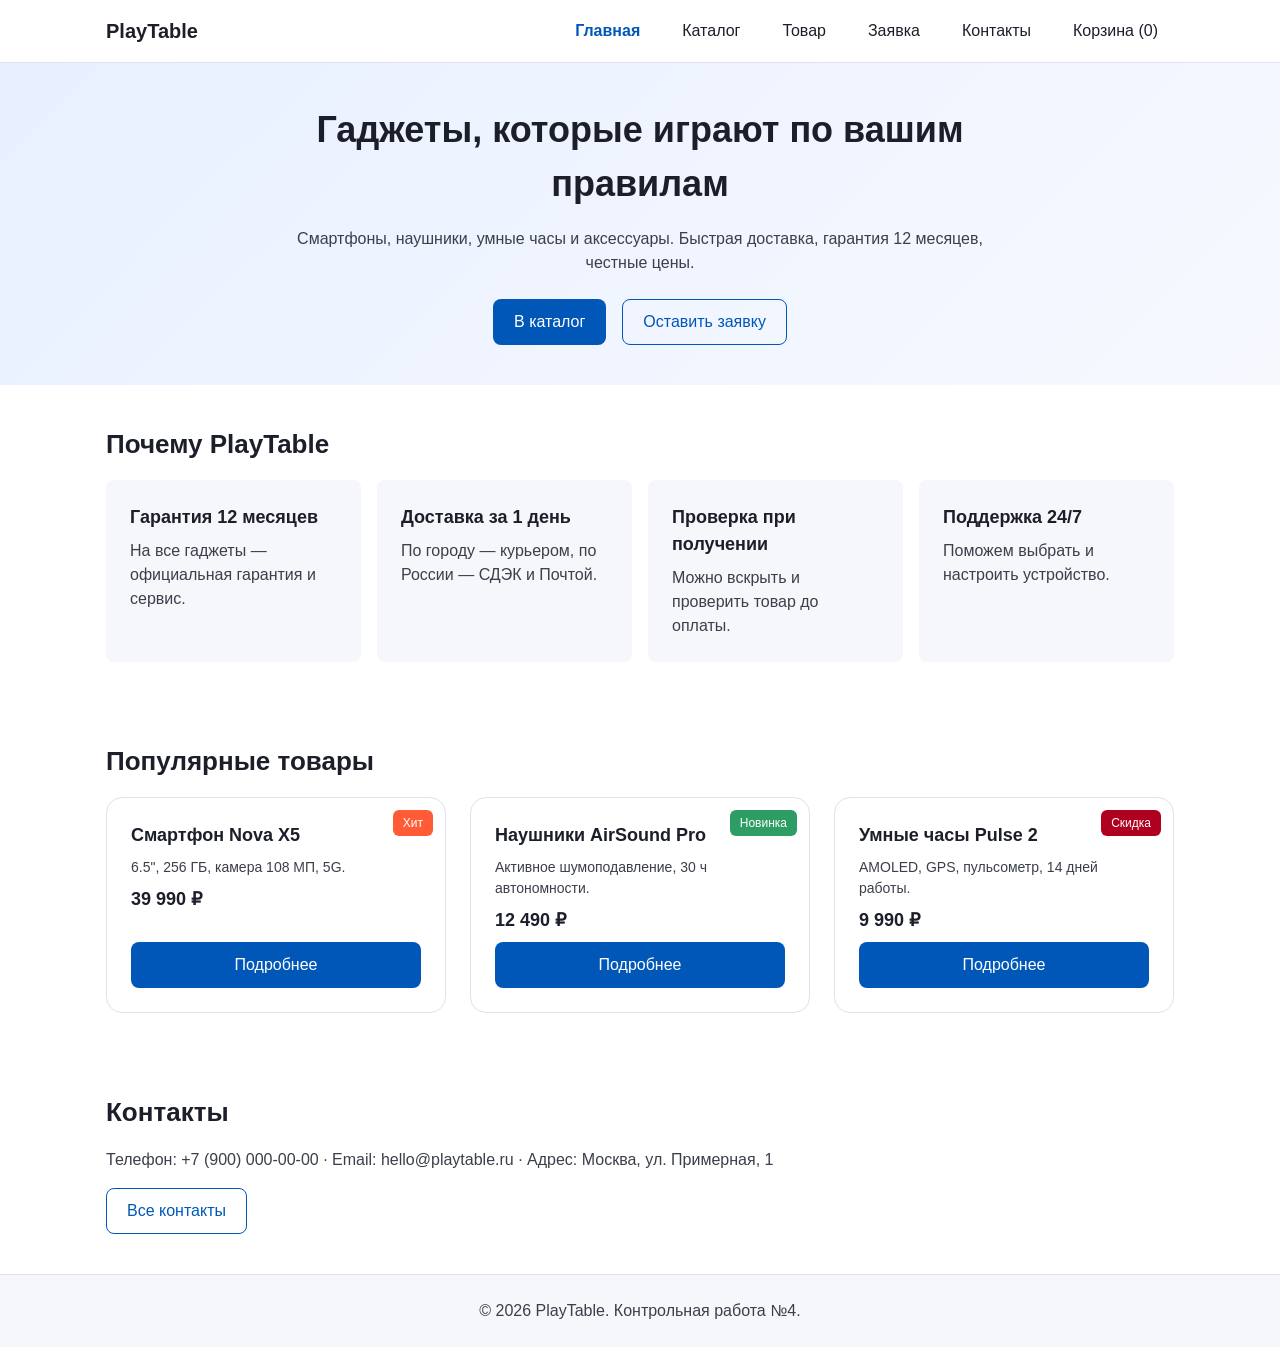
<file: index.html>
<!DOCTYPE html>
<html lang="ru">
<head>
  <meta charset="UTF-8">
  <meta name="viewport" content="width=device-width, initial-scale=1.0">
  <meta name="description" content="PlayTable — магазин гаджетов и аксессуаров: смартфоны, наушники, умные часы и аксессуары с доставкой.">
  <title>PlayTable — гаджеты и аксессуары</title>
  <link rel="stylesheet" href="css/style.css">
  <link rel="stylesheet" href="css/responsive.css">
</head>
<body>
  <a href="#main-content" class="skip-link">Перейти к основному содержимому</a>

  <header class="site-header">
    <div class="site-header__inner">
      <a class="site-header__logo" href="index.html">PlayTable</a>
      <nav class="site-nav" aria-label="Основная навигация">
        <ul class="site-nav__list">
          <li class="site-nav__item"><a class="site-nav__link site-nav__link--active" href="index.html">Главная</a></li>
          <li class="site-nav__item"><a class="site-nav__link" href="catalog.html">Каталог</a></li>
          <li class="site-nav__item"><a class="site-nav__link" href="product.html">Товар</a></li>
          <li class="site-nav__item"><a class="site-nav__link" href="order.html">Заявка</a></li>
          <li class="site-nav__item"><a class="site-nav__link" href="contacts.html">Контакты</a></li>
          <li class="site-nav__item"><a class="site-nav__link" href="cart.html">Корзина (<span id="cart-count">0</span>)</a></li>
        </ul>
      </nav>
    </div>
  </header>

  <main id="main-content">
    <section class="hero" id="hero">
      <div class="hero__content">
        <h1 class="hero__title">Гаджеты, которые играют по вашим правилам</h1>
        <p class="hero__text">Смартфоны, наушники, умные часы и аксессуары. Быстрая доставка, гарантия 12 месяцев, честные цены.</p>
        <div class="hero__actions">
          <a class="button button--primary" href="catalog.html">В каталог</a>
          <a class="button button--ghost" href="order.html">Оставить заявку</a>
        </div>
      </div>
    </section>

    <section class="section" id="advantages">
      <h2 class="section__title">Почему PlayTable</h2>
      <ul class="advantages">
        <li class="advantages__item">
          <h3 class="advantages__title">Гарантия 12 месяцев</h3>
          <p class="advantages__text">На все гаджеты — официальная гарантия и сервис.</p>
        </li>
        <li class="advantages__item">
          <h3 class="advantages__title">Доставка за 1 день</h3>
          <p class="advantages__text">По городу — курьером, по России — СДЭК и Почтой.</p>
        </li>
        <li class="advantages__item">
          <h3 class="advantages__title">Проверка при получении</h3>
          <p class="advantages__text">Можно вскрыть и проверить товар до оплаты.</p>
        </li>
        <li class="advantages__item">
          <h3 class="advantages__title">Поддержка 24/7</h3>
          <p class="advantages__text">Поможем выбрать и настроить устройство.</p>
        </li>
      </ul>
    </section>

    <section class="section" id="popular">
      <h2 class="section__title">Популярные товары</h2>
      <div class="product-grid">
        <article class="product-card product-card--hit">
          <span class="product-card__badge">Хит</span>
          <h3 class="product-card__title">Смартфон Nova X5</h3>
          <p class="product-card__description">6.5", 256 ГБ, камера 108 МП, 5G.</p>
          <p class="product-card__price">39 990 ₽</p>
          <a class="button button--primary product-card__button" href="product-nova-x5.html">Подробнее</a>
        </article>
        <article class="product-card">
          <span class="product-card__badge product-card__badge--new">Новинка</span>
          <h3 class="product-card__title">Наушники AirSound Pro</h3>
          <p class="product-card__description">Активное шумоподавление, 30 ч автономности.</p>
          <p class="product-card__price">12 490 ₽</p>
          <a class="button button--primary product-card__button" href="product-airsound-pro.html">Подробнее</a>
        </article>
        <article class="product-card product-card--discount">
          <span class="product-card__badge product-card__badge--discount">Скидка</span>
          <h3 class="product-card__title">Умные часы Pulse 2</h3>
          <p class="product-card__description">AMOLED, GPS, пульсометр, 14 дней работы.</p>
          <p class="product-card__price">9 990 ₽</p>
          <a class="button button--primary product-card__button" href="product-pulse-2.html">Подробнее</a>
        </article>
      </div>
    </section>

    <section class="section" id="contacts">
      <h2 class="section__title">Контакты</h2>
      <p class="section__text">Телефон: +7 (900) 000-00-00 · Email: hello@playtable.ru · Адрес: Москва, ул. Примерная, 1</p>
      <a class="button button--ghost" href="contacts.html">Все контакты</a>
    </section>
  </main>

  <footer class="site-footer">
    <p class="site-footer__text">© 2026 PlayTable. Контрольная работа №4.</p>
  </footer>

  <button class="to-top" id="toTop" aria-label="Наверх">↑</button>
  <script src="js/data.js"></script>
  <script src="js/cart.js"></script>
  <script src="js/main.js"></script>
</body>
</html>
</file>
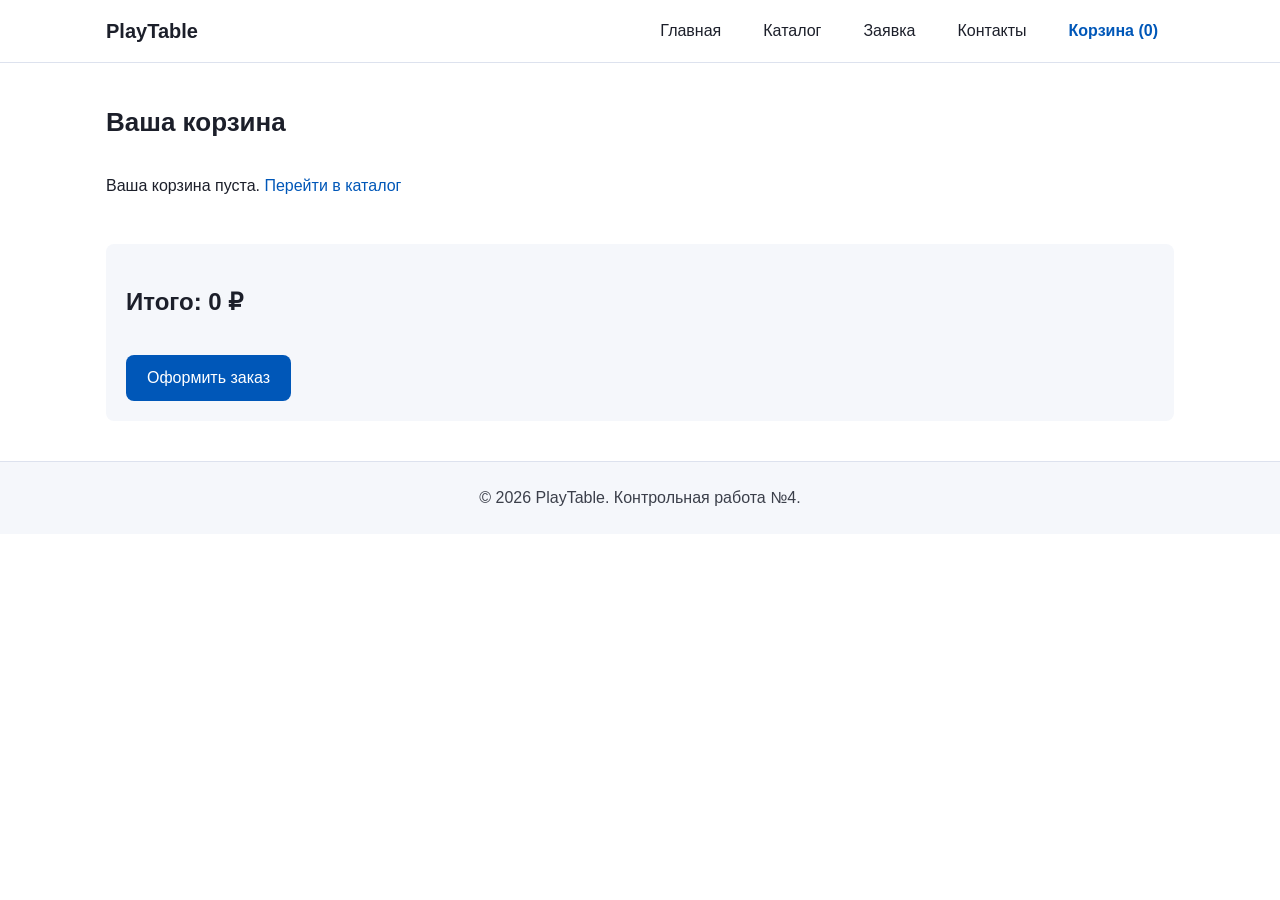
<file: cart.html>
<!DOCTYPE html>
<html lang="ru">
<head>
  <meta charset="UTF-8">
  <meta name="viewport" content="width=device-width, initial-scale=1.0">
  <title>Корзина — PlayTable</title>
  <link rel="stylesheet" href="css/style.css">
  <link rel="stylesheet" href="css/responsive.css">
</head>
<body>
  <a href="#main-content" class="skip-link">Перейти к основному содержимому</a>

  <header class="site-header">
    <div class="site-header__inner">
      <a class="site-header__logo" href="index.html">PlayTable</a>
      <nav class="site-nav" aria-label="Основная навигация">
        <ul class="site-nav__list">
          <li class="site-nav__item"><a class="site-nav__link" href="index.html">Главная</a></li>
          <li class="site-nav__item"><a class="site-nav__link" href="catalog.html">Каталог</a></li>
          <li class="site-nav__item"><a class="site-nav__link" href="order.html">Заявка</a></li>
          <li class="site-nav__item"><a class="site-nav__link" href="contacts.html">Контакты</a></li>
          <li class="site-nav__item"><a class="site-nav__link site-nav__link--active" href="cart.html">Корзина (<span id="cart-count">0</span>)</a></li>
        </ul>
      </nav>
    </div>
  </header>

  <main id="main-content" class="section">
    <h1 class="section__title">Ваша корзина</h1>
    
    <div id="cart-container" class="product-grid">
      <!-- Сюда будут выводиться товары -->
    </div>

    <div class="cart-summary" style="margin-top: 30px; padding: 20px; background: #f5f7fb; border-radius: 8px;">
      <h2>Итого: <span id="cart-total">0</span> ₽</h2>
      <button class="button button--primary" id="checkout-btn" style="margin-top: 15px;">Оформить заказ</button>
      <div id="checkout-message" style="margin-top: 15px; font-weight: bold; color: green; display: none;"></div>
    </div>
  </main>

  <footer class="site-footer">
    <p class="site-footer__text">© 2026 PlayTable. Контрольная работа №4.</p>
  </footer>

  <script src="js/data.js"></script>
  <script src="js/cart.js"></script>
</body>
</html>
</file>
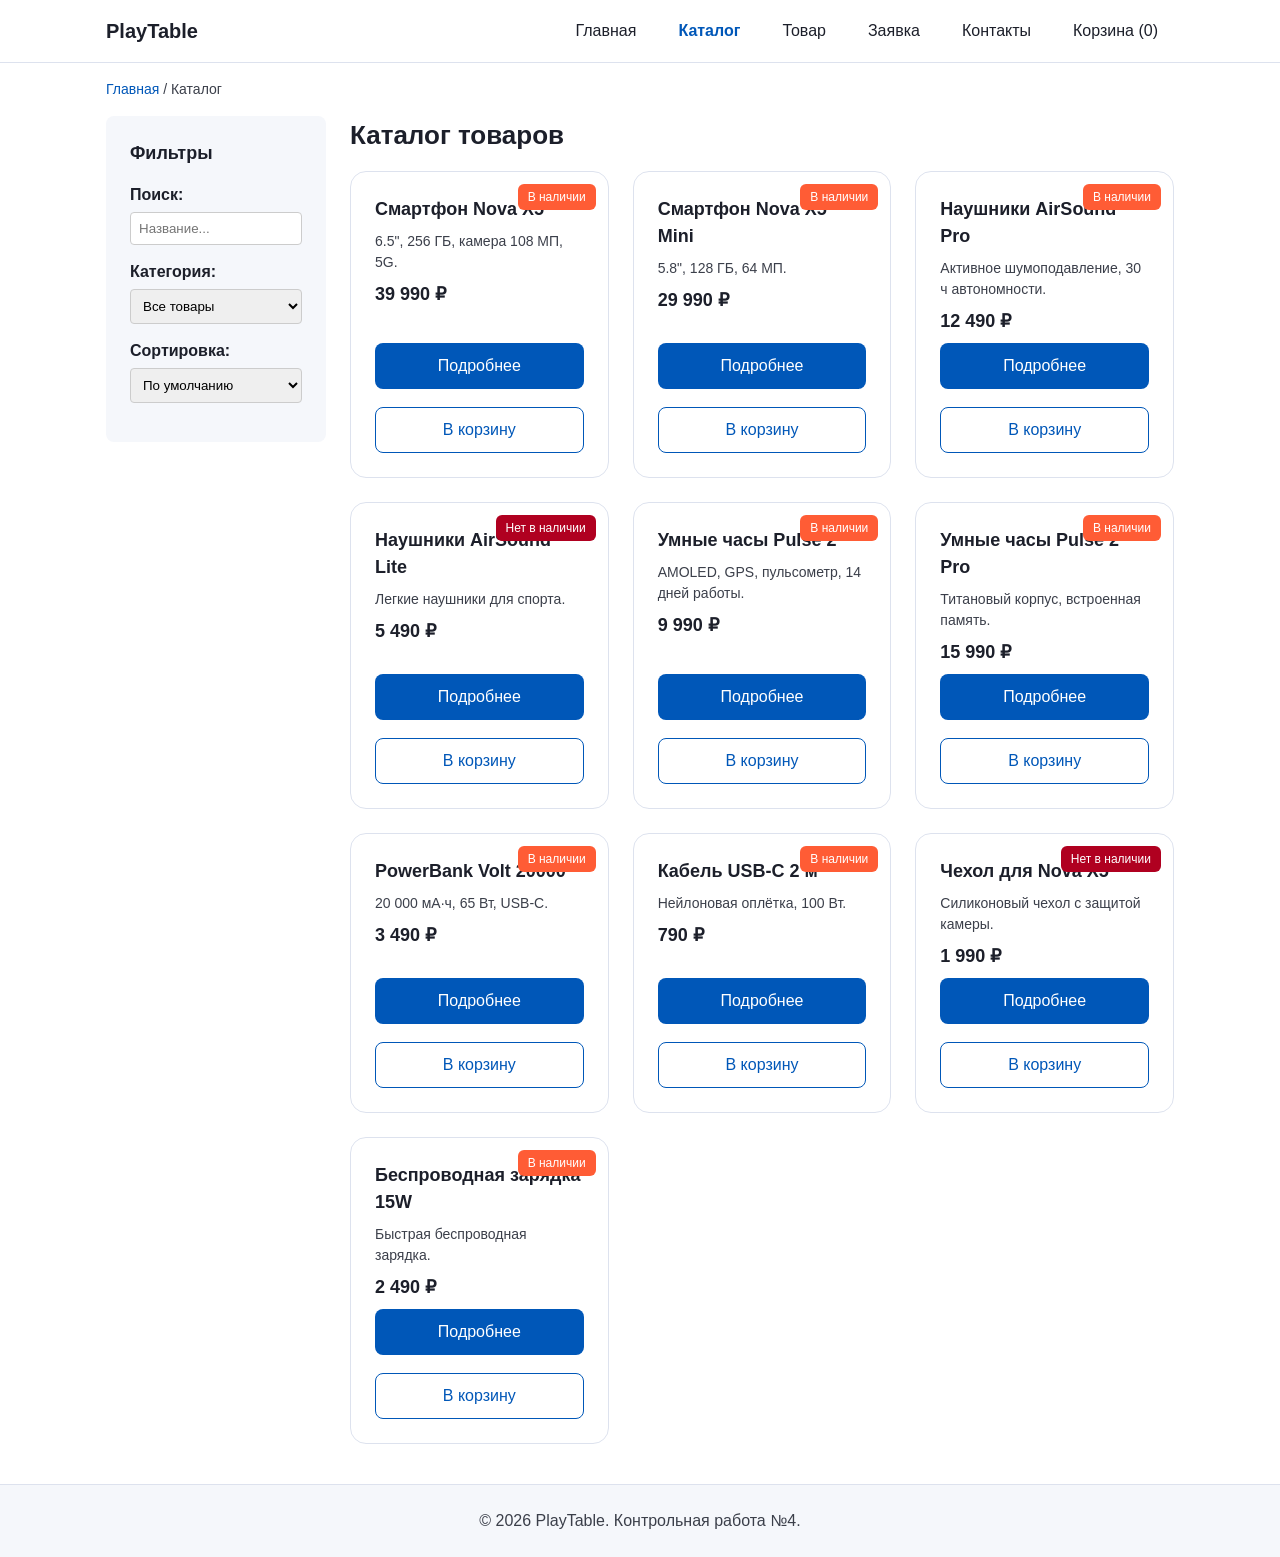
<file: catalog.html>
<!DOCTYPE html>
<html lang="ru">
<head>
  <meta charset="UTF-8">
  <meta name="viewport" content="width=device-width, initial-scale=1.0">
  <meta name="description" content="Каталог гаджетов и аксессуаров PlayTable: смартфоны, наушники, умные часы, аксессуары.">
  <title>Каталог — PlayTable</title>
  <link rel="stylesheet" href="css/style.css">
  <link rel="stylesheet" href="css/responsive.css">
</head>
<body>
  <a href="#main-content" class="skip-link">Перейти к основному содержимому</a>

  <header class="site-header">
    <div class="site-header__inner">
      <a class="site-header__logo" href="index.html">PlayTable</a>
      <nav class="site-nav" aria-label="Основная навигация">
        <ul class="site-nav__list">
          <li class="site-nav__item"><a class="site-nav__link" href="index.html">Главная</a></li>
          <li class="site-nav__item"><a class="site-nav__link site-nav__link--active" href="catalog.html">Каталог</a></li>
          <li class="site-nav__item"><a class="site-nav__link" href="product.html">Товар</a></li>
          <li class="site-nav__item"><a class="site-nav__link" href="order.html">Заявка</a></li>
          <li class="site-nav__item"><a class="site-nav__link" href="contacts.html">Контакты</a></li>
          <li class="site-nav__item"><a class="site-nav__link" href="cart.html">Корзина (<span id="cart-count">0</span>)</a></li>
        </ul>
      </nav>
    </div>
  </header>

  <main id="main-content">
    <nav class="breadcrumbs" aria-label="Хлебные крошки">
      <a class="breadcrumbs__link" href="index.html">Главная</a> /
      <span class="breadcrumbs__current">Каталог</span>
    </nav>

    <div class="catalog-layout">
      <!-- Фильтры -->
      <aside class="catalog-filters">
        <h2 class="catalog-filters__title">Фильтры</h2>
        
        <div class="catalog-filters__group" style="margin-bottom: 15px;">
          <label for="search-input" style="display:block; margin-bottom: 5px; font-weight: bold;">Поиск:</label>
          <input type="text" id="search-input" class="catalog-filters__input" placeholder="Название..." style="width:100%; padding: 8px; border: 1px solid #ccc; border-radius: 4px;">
        </div>

        <div class="catalog-filters__group" style="margin-bottom: 15px;">
          <label for="category-select" style="display:block; margin-bottom: 5px; font-weight: bold;">Категория:</label>
          <select id="category-select" class="catalog-filters__input" style="width:100%; padding: 8px; border: 1px solid #ccc; border-radius: 4px;">
            <option value="all">Все товары</option>
            <option value="smartphones">Смартфоны</option>
            <option value="audio">Аудио</option>
            <option value="wearables">Умные часы</option>
            <option value="accessories">Аксессуары</option>
          </select>
        </div>

        <div class="catalog-filters__group" style="margin-bottom: 15px;">
          <label for="sort-select" style="display:block; margin-bottom: 5px; font-weight: bold;">Сортировка:</label>
          <select id="sort-select" class="catalog-filters__input" style="width:100%; padding: 8px; border: 1px solid #ccc; border-radius: 4px;">
            <option value="default">По умолчанию</option>
            <option value="price-asc">Цена (по возрастанию)</option>
            <option value="price-desc">Цена (по убыванию)</option>
            <option value="name">По названию (А-Я)</option>
          </select>
        </div>
      </aside>

      <!-- Контейнер для карточек, которые сгенерирует JS -->
      <section class="catalog">
        <h1 class="section__title">Каталог товаров</h1>
        <div class="product-grid" id="product-grid"></div>
      </section>
    </div>
  </main>

  <footer class="site-footer">
    <p class="site-footer__text">© 2026 PlayTable. Контрольная работа №4.</p>
  </footer>

  <button class="to-top" id="toTop" aria-label="Наверх">↑</button>
  
  <!-- Подключение скриптов -->
  <script src="js/data.js"></script>
  <script src="js/cart.js"></script>
  <script src="js/catalog.js"></script>
  <script src="js/main.js"></script>
</body>
</html>
</file>
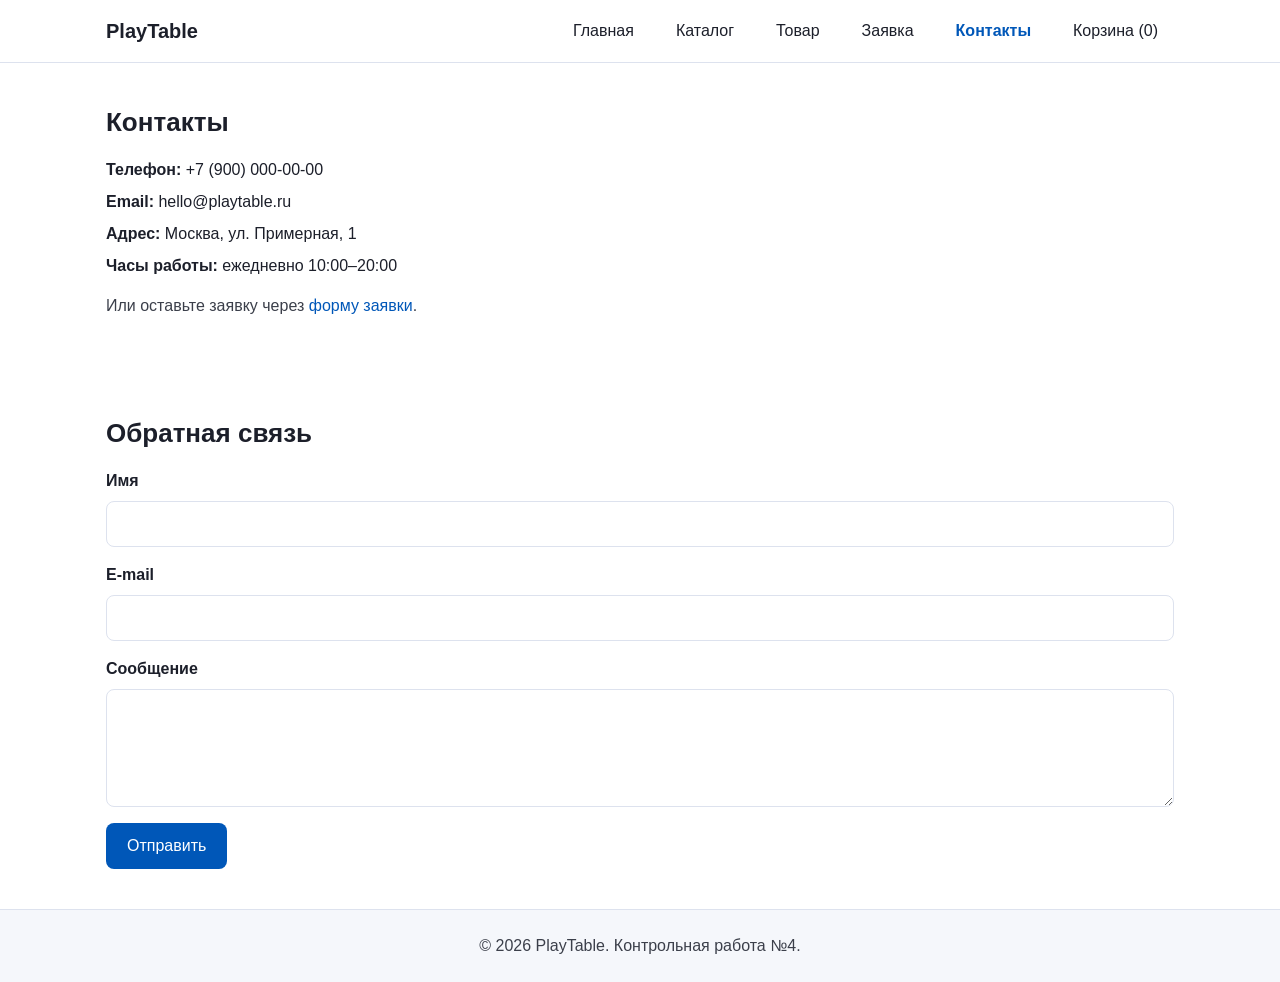
<file: contacts.html>
<!DOCTYPE html>
<html lang="ru">
<head>
  <meta charset="UTF-8">
  <meta name="viewport" content="width=device-width, initial-scale=1.0">
  <meta name="description" content="Контакты магазина PlayTable: телефон, email, адрес, форма обратной связи.">
  <title>Контакты — PlayTable</title>
  <link rel="stylesheet" href="css/style.css">
  <link rel="stylesheet" href="css/responsive.css">
</head>
<body>
  <a href="#main-content" class="skip-link">Перейти к основному содержимому</a>
  <header class="site-header">
    <div class="site-header__inner">
      <a class="site-header__logo" href="index.html">PlayTable</a>
      <nav class="site-nav" aria-label="Основная навигация">
        <ul class="site-nav__list">
          <li class="site-nav__item"><a class="site-nav__link" href="index.html">Главная</a></li>
          <li class="site-nav__item"><a class="site-nav__link" href="catalog.html">Каталог</a></li>
          <li class="site-nav__item"><a class="site-nav__link" href="product.html">Товар</a></li>
          <li class="site-nav__item"><a class="site-nav__link" href="order.html">Заявка</a></li>
          <li class="site-nav__item"><a class="site-nav__link site-nav__link--active" href="contacts.html">Контакты</a></li>
          <li class="site-nav__item"><a class="site-nav__link" href="cart.html">Корзина (<span id="cart-count">0</span>)</a></li>
        </ul>
      </nav>
    </div>
  </header>

  <main id="main-content">
    <section class="section">
      <h1 class="section__title">Контакты</h1>
      <ul class="contacts-list">
        <li class="contacts-list__item"><strong>Телефон:</strong> +7 (900) 000-00-00</li>
        <li class="contacts-list__item"><strong>Email:</strong> hello@playtable.ru</li>
        <li class="contacts-list__item"><strong>Адрес:</strong> Москва, ул. Примерная, 1</li>
        <li class="contacts-list__item"><strong>Часы работы:</strong> ежедневно 10:00–20:00</li>
      </ul>
      <p class="section__text">Или оставьте заявку через <a class="link" href="order.html">форму заявки</a>.</p>
    </section>

    <section class="section">
      <h2 class="section__title">Обратная связь</h2>
      <form class="order-form" action="#" method="post">
        <div class="order-form__field">
          <label class="order-form__label" for="c-name">Имя</label>
          <input class="order-form__input" id="c-name" name="name" type="text" required>
        </div>
        <div class="order-form__field">
          <label class="order-form__label" for="c-email">E-mail</label>
          <input class="order-form__input" id="c-email" name="email" type="email" required>
        </div>
        <div class="order-form__field">
          <label class="order-form__label" for="c-message">Сообщение</label>
          <textarea class="order-form__input order-form__input--textarea" id="c-message" name="message" rows="4" required></textarea>
        </div>
        <div class="order-form__actions">
          <button class="button button--primary" type="submit">Отправить</button>
        </div>
      </form>
    </section>
  </main>

  <footer class="site-footer">
    <p class="site-footer__text">© 2026 PlayTable. Контрольная работа №4.</p>
  </footer>

  <button class="to-top" id="toTop" aria-label="Наверх">↑</button>
  <script src="js/data.js"></script>
  <script src="js/cart.js"></script>
  <script src="js/main.js"></script>
</body>
</html>
</file>
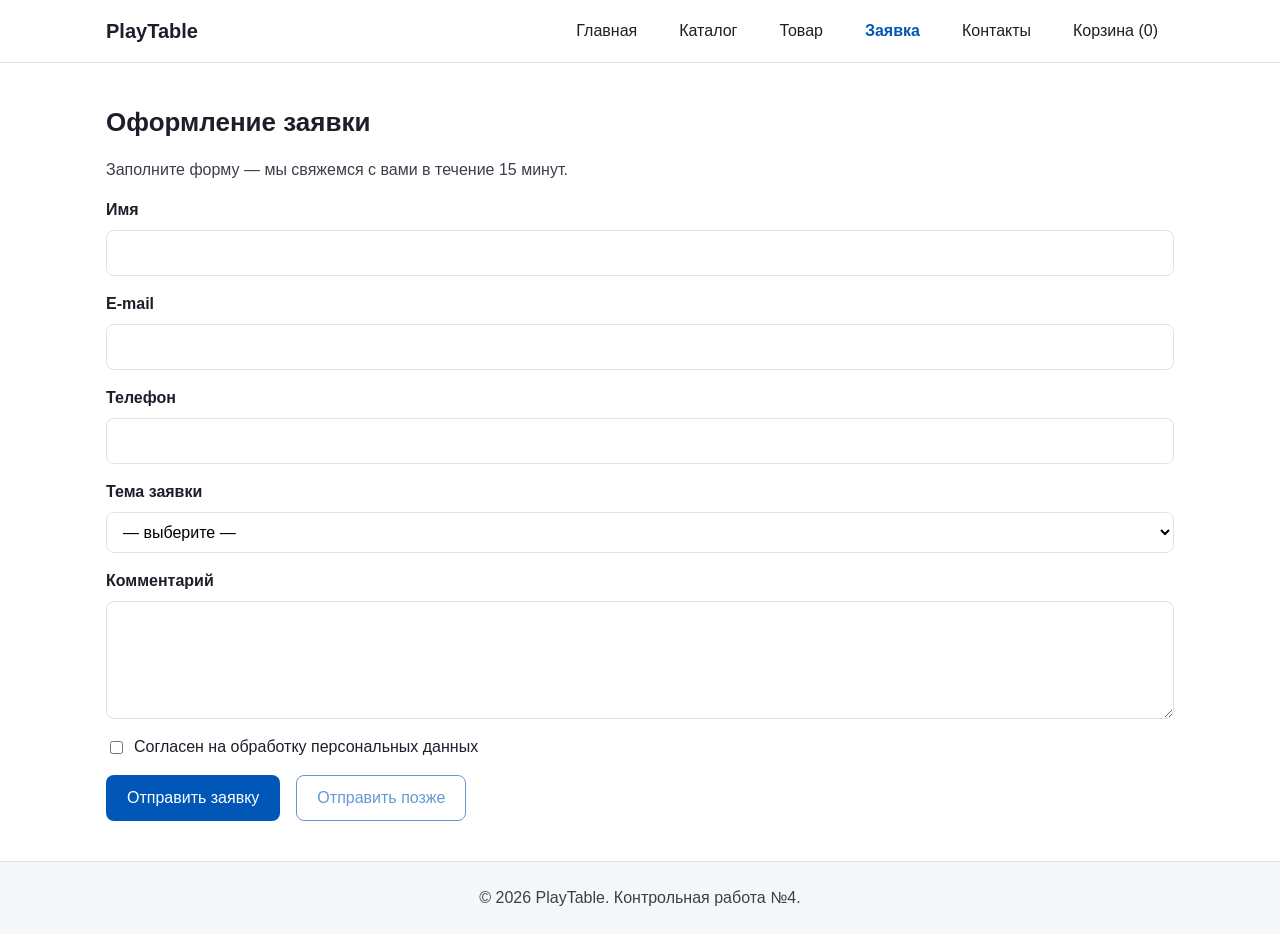
<file: order.html>
<!DOCTYPE html>
<html lang="ru">
<head>
  <meta charset="UTF-8">
  <meta name="viewport" content="width=device-width, initial-scale=1.0">
  <meta name="description" content="Оформление заявки на покупку гаджета в PlayTable.">
  <title>Заявка — PlayTable</title>
  <link rel="stylesheet" href="css/style.css">
  <link rel="stylesheet" href="css/responsive.css">
</head>
<body>
  <a href="#main-content" class="skip-link">Перейти к основному содержимому</a>
  <header class="site-header">
    <div class="site-header__inner">
      <a class="site-header__logo" href="index.html">PlayTable</a>
      <nav class="site-nav" aria-label="Основная навигация">
        <ul class="site-nav__list">
          <li class="site-nav__item"><a class="site-nav__link" href="index.html">Главная</a></li>
          <li class="site-nav__item"><a class="site-nav__link" href="catalog.html">Каталог</a></li>
          <li class="site-nav__item"><a class="site-nav__link" href="product.html">Товар</a></li>
          <li class="site-nav__item"><a class="site-nav__link site-nav__link--active" href="order.html">Заявка</a></li>
          <li class="site-nav__item"><a class="site-nav__link" href="contacts.html">Контакты</a></li>
          <li class="site-nav__item"><a class="site-nav__link" href="cart.html">Корзина (<span id="cart-count">0</span>)</a></li>
        </ul>
      </nav>
    </div>
  </header>

  <main id="main-content">
    <section class="section">
      <h1 class="section__title">Оформление заявки</h1>
      <p class="section__text">Заполните форму — мы свяжемся с вами в течение 15 минут.</p>

      <form class="order-form" action="#" method="post">
        <div class="order-form__field">
          <label class="order-form__label" for="name">Имя</label>
          <input class="order-form__input" id="name" name="name" type="text" required>
        </div>

        <div class="order-form__field">
          <label class="order-form__label" for="email">E-mail</label>
          <input class="order-form__input" id="email" name="email" type="email" required>
        </div>

        <div class="order-form__field">
          <label class="order-form__label" for="phone">Телефон</label>
          <input class="order-form__input" id="phone" name="phone" type="tel" required>
        </div>

        <div class="order-form__field">
          <label class="order-form__label" for="topic">Тема заявки</label>
          <select class="order-form__input" id="topic" name="topic" required>
            <option value="">— выберите —</option>
            <option value="smartphone">Смартфон</option>
            <option value="audio">Наушники</option>
            <option value="watch">Умные часы</option>
            <option value="accessory">Аксессуар</option>
          </select>
        </div>

        <div class="order-form__field">
          <label class="order-form__label" for="comment">Комментарий</label>
          <textarea class="order-form__input order-form__input--textarea" id="comment" name="comment" rows="4"></textarea>
        </div>

        <div class="order-form__field order-form__field--checkbox">
          <input class="order-form__checkbox" id="agree" name="agree" type="checkbox" required>
          <label class="order-form__label order-form__label--checkbox" for="agree">Согласен на обработку персональных данных</label>
        </div>

        <div class="order-form__actions">
          <button class="button button--primary" type="submit">Отправить заявку</button>
          <button class="button button--ghost button--disabled" type="button" disabled>Отправить позже</button>
        </div>
      </form>
    </section>
  </main>

  <footer class="site-footer">
    <p class="site-footer__text">© 2026 PlayTable. Контрольная работа №4.</p>
  </footer>

  <button class="to-top" id="toTop" aria-label="Наверх">↑</button>
  <script src="js/validation.js"></script>
  <script src="js/data.js"></script>
  <script src="js/cart.js"></script>
  <script src="js/main.js"></script>
</body>
</html>
</file>
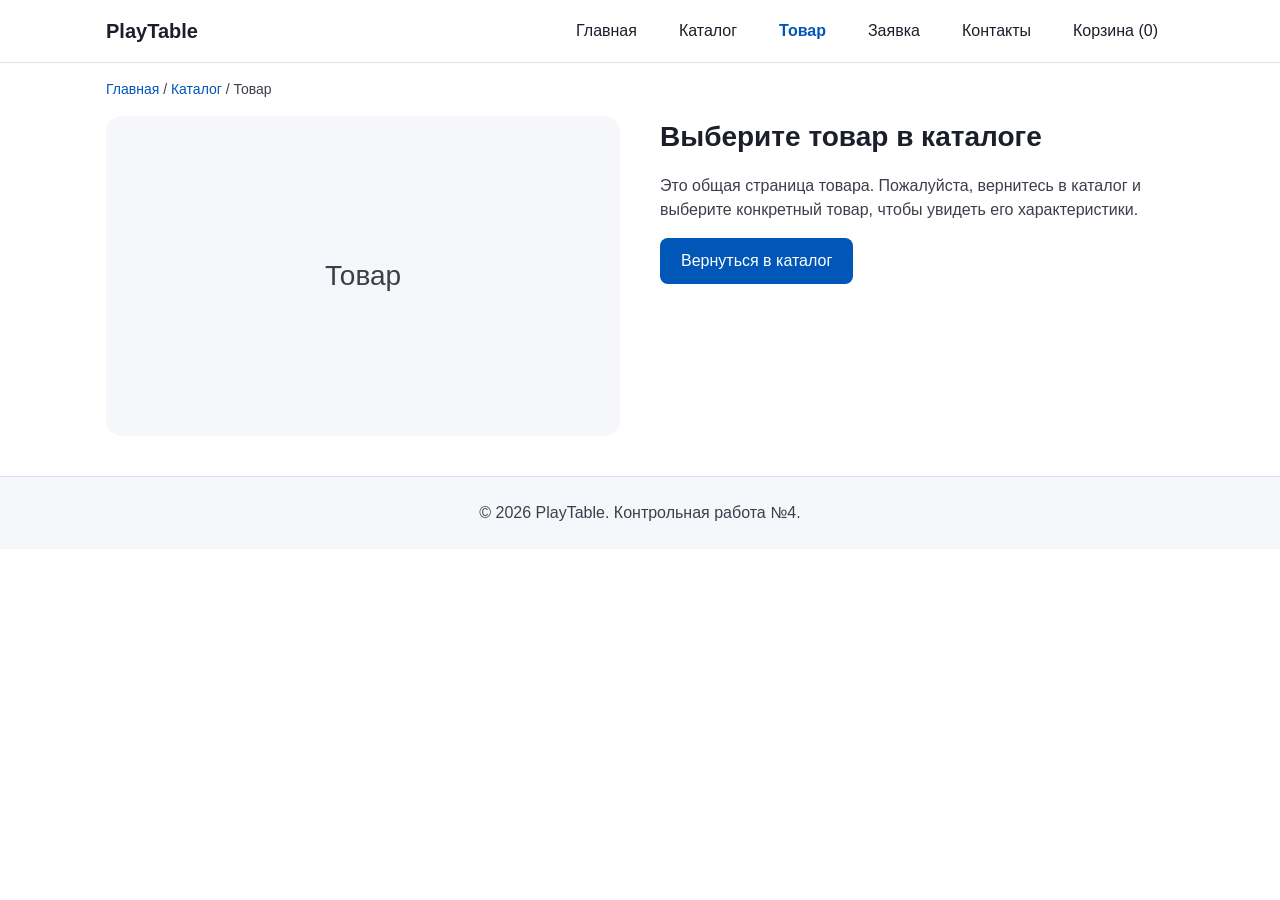
<file: product.html>
<!DOCTYPE html>
<html lang="ru">
<head>
  <meta charset="UTF-8">
  <meta name="viewport" content="width=device-width, initial-scale=1.0">
  <meta name="description" content="Карточка товара в PlayTable — характеристики, цена и оформление заявки.">
  <title>Карточка товара — PlayTable</title>
  <link rel="stylesheet" href="css/style.css">
  <link rel="stylesheet" href="css/responsive.css">
</head>
<body>
  <a href="#main-content" class="skip-link">Перейти к основному содержимому</a>
  <header class="site-header">
    <div class="site-header__inner">
      <a class="site-header__logo" href="index.html">PlayTable</a>
      <nav class="site-nav" aria-label="Основная навигация">
        <ul class="site-nav__list">
          <li class="site-nav__item"><a class="site-nav__link" href="index.html">Главная</a></li>
          <li class="site-nav__item"><a class="site-nav__link" href="catalog.html">Каталог</a></li>
          <li class="site-nav__item"><a class="site-nav__link site-nav__link--active" href="product.html">Товар</a></li>
          <li class="site-nav__item"><a class="site-nav__link" href="order.html">Заявка</a></li>
          <li class="site-nav__item"><a class="site-nav__link" href="contacts.html">Контакты</a></li>
          <li class="site-nav__item"><a class="site-nav__link" href="cart.html">Корзина (<span id="cart-count">0</span>)</a></li>
        </ul>
      </nav>
    </div>
  </header>

  <main id="main-content">
    <nav class="breadcrumbs" aria-label="Хлебные крошки">
      <a class="breadcrumbs__link" href="index.html">Главная</a> /
      <a class="breadcrumbs__link" href="catalog.html">Каталог</a> /
      <span class="breadcrumbs__current">Товар</span>
    </nav>

    <article class="product-detail">
      <div class="product-detail__media">
        <div class="product-detail__image" role="img" aria-label="Изображение товара">Товар</div>
      </div>
      <div class="product-detail__info">
        <h1 class="product-detail__title">Выберите товар в каталоге</h1>
        <p class="product-detail__description">Это общая страница товара. Пожалуйста, вернитесь в каталог и выберите конкретный товар, чтобы увидеть его характеристики.</p>
        <a class="button button--primary" href="catalog.html">Вернуться в каталог</a>
      </div>
    </article>
  </main>

  <footer class="site-footer">
    <p class="site-footer__text">© 2026 PlayTable. Контрольная работа №4.</p>
  </footer>

  <button class="to-top" id="toTop" aria-label="Наверх">↑</button>
  <script src="js/data.js"></script>
  <script src="js/cart.js"></script>
  <script src="js/main.js"></script>
</body>
</html>
</file>
<file: css/style.css>
:root {
  --color-bg: #ffffff;
  --color-surface: #f5f7fb;
  --color-text: #1c1f2a;
  --color-muted: #3b3f4a;
  --color-primary: #0057b8;
  --color-primary-dark: #003f86;
  --color-accent: #ff5c35;
  --color-border: #dde2ee;
  --color-danger: #b00020;
  --space-sm: 8px;
  --space-md: 16px;
  --space-lg: 24px;
  --space-xl: 40px;
  --radius-sm: 6px;
  --radius-md: 8px;
  --radius-lg: 16px;
  --shadow-card: 0 6px 20px rgba(20, 30, 60, 0.08);
  --font-main: "Segoe UI", Arial, sans-serif;
}

* { box-sizing: border-box; }

body {
  margin: 0;
  font-family: var(--font-main);
  color: var(--color-text);
  background: var(--color-bg);
  line-height: 1.5;
}

a { color: var(--color-primary); text-decoration: none; }
a:hover { text-decoration: underline; }

img { max-width: 100%; display: block; }

/* Header */
.site-header {
  position: sticky;
  top: 0;
  z-index: 100;
  background: #fff;
  border-bottom: 1px solid var(--color-border);
}
.site-header__inner {
  max-width: 1100px;
  margin: 0 auto;
  padding: var(--space-md);
  display: flex;
  align-items: center;
  justify-content: space-between;
  gap: var(--space-md);
}
.site-header__logo {
  font-weight: 700;
  font-size: 20px;
  color: var(--color-text);
}
.site-header__logo:hover { text-decoration: none; }

/* Nav */
.site-nav__list {
  display: flex;
  gap: var(--space-md);
  list-style: none;
  margin: 0;
  padding: 0;
}
.site-nav__link {
  color: var(--color-text);
  padding: var(--space-sm) var(--space-md);
  border-radius: var(--radius-sm);
}
.site-nav__link:hover {
  background: var(--color-surface);
  text-decoration: none;
}
.site-nav__link--active {
  color: var(--color-primary);
  font-weight: 600;
}

/* Buttons */
.button {
  display: inline-block;
  padding: 10px 20px;
  border-radius: var(--radius-md);
  border: 1px solid transparent;
  font: inherit;
  cursor: pointer;
  text-align: center;
  transition: background 0.2s, color 0.2s, border-color 0.2s;
}
.button:hover { text-decoration: none; }
.button:focus-visible {
  outline: 2px solid var(--color-primary);
  outline-offset: 3px;
}
.button--primary {
  background: var(--color-primary);
  color: #fff;
}
.button--primary:hover { background: var(--color-primary-dark); }
.button--ghost {
  background: transparent;
  color: var(--color-primary);
  border-color: var(--color-primary);
}
.button--ghost:hover {
  background: var(--color-primary);
  color: #fff;
}
.button--disabled,
.button:disabled {
  opacity: 0.6;
  cursor: not-allowed;
}

/* Sections */
.section {
  max-width: 1100px;
  margin: 0 auto;
  padding: var(--space-xl) var(--space-md);
}
.section__title {
  font-size: 26px;
  margin: 0 0 var(--space-md);
}
.section__text {
  color: var(--color-muted);
  margin: 0 0 var(--space-md);
}

/* Hero */
.hero {
  background: linear-gradient(135deg, #e8f0ff 0%, #f7f9ff 100%);
  padding: var(--space-xl) var(--space-md);
}
.hero__content {
  max-width: 700px;
  margin: 0 auto;
  text-align: center;
}
.hero__title { font-size: 36px; margin: 0 0 var(--space-md); }
.hero__text { color: var(--color-muted); margin: 0 0 var(--space-lg); }
.hero__actions { display: flex; gap: var(--space-md); justify-content: center; flex-wrap: wrap; }

/* Advantages (Flex) */
.advantages {
  display: flex;
  flex-wrap: wrap;
  gap: var(--space-md);
  list-style: none;
  padding: 0;
  margin: 0;
}
.advantages__item {
  flex: 1 1 220px;
  background: var(--color-surface);
  padding: var(--space-lg);
  border-radius: var(--radius-md);
}
.advantages__title { margin: 0 0 var(--space-sm); font-size: 18px; }
.advantages__text { margin: 0; color: var(--color-muted); }

/* Product grid (Grid) */
.product-grid {
  display: grid;
  grid-template-columns: repeat(auto-fill, minmax(240px, 1fr));
  gap: var(--space-lg);
}

/* Product card */
.product-card {
  position: relative;
  background: #fff;
  border: 1px solid var(--color-border);
  border-radius: var(--radius-lg);
  padding: var(--space-lg);
  display: flex;
  flex-direction: column;
  gap: var(--space-sm);
  transition: box-shadow 0.2s, transform 0.2s;
}
.product-card:hover {
  box-shadow: var(--shadow-card);
  transform: translateY(-2px);
}
.product-card__badge {
  position: absolute;
  top: 12px;
  right: 12px;
  background: var(--color-accent);
  color: #fff;
  font-size: 12px;
  padding: 4px 10px;
  border-radius: var(--radius-sm);
  z-index: 1;
}
.product-card__badge--new { background: #2e9d63; }
.product-card__badge--discount { background: var(--color-danger); }
.product-card__title { margin: 0; font-size: 18px; }
.product-card__description { margin: 0; color: var(--color-muted); font-size: 14px; }
.product-card__price { margin: 0; font-weight: 700; font-size: 18px; }
.product-card__button { margin-top: auto; }

/* Breadcrumbs */
.breadcrumbs {
  max-width: 1100px;
  margin: 0 auto;
  padding: var(--space-md);
  color: var(--color-muted);
  font-size: 14px;
}
.breadcrumbs__link { color: var(--color-primary); }
.breadcrumbs__current { color: var(--color-muted); }

/* Catalog layout */
.catalog-layout {
  max-width: 1100px;
  margin: 0 auto;
  padding: 0 var(--space-md) var(--space-xl);
  display: grid;
  grid-template-columns: 220px 1fr;
  gap: var(--space-lg);
}
.catalog-filters {
  position: sticky;
  top: 80px;
  align-self: start;
  background: var(--color-surface);
  padding: var(--space-lg);
  border-radius: var(--radius-md);
}
.catalog-filters__title { margin: 0 0 var(--space-md); font-size: 18px; }
.catalog-filters__list {
  list-style: none;
  margin: 0;
  padding: 0;
  display: flex;
  flex-direction: column;
  gap: var(--space-sm);
}
.catalog-filters__link { color: var(--color-text); }
.catalog-filters__link:hover { color: var(--color-primary); }

/* Product detail */
.product-detail {
  max-width: 1100px;
  margin: 0 auto;
  padding: 0 var(--space-md) var(--space-xl);
  display: grid;
  grid-template-columns: 1fr 1fr;
  gap: var(--space-xl);
}
.product-detail__media { position: relative; }
.product-detail__image {
  background: var(--color-surface);
  border-radius: var(--radius-lg);
  min-height: 320px;
  display: flex;
  align-items: center;
  justify-content: center;
  font-size: 28px;
  color: var(--color-muted);
}
.product-detail__badge { top: 16px; right: 16px; }
.product-detail__title { margin: 0 0 var(--space-md); font-size: 28px; }
.product-detail__description { color: var(--color-muted); }
.product-detail__price { font-size: 24px; font-weight: 700; margin: var(--space-md) 0; }

/* Specs table */
.specs {
  width: 100%;
  border-collapse: collapse;
  margin-top: var(--space-lg);
}
.specs__caption {
  text-align: left;
  font-weight: 600;
  padding-bottom: var(--space-sm);
}
.specs th,
.specs td {
  border: 1px solid var(--color-border);
  padding: var(--space-sm) var(--space-md);
  text-align: left;
}
.specs thead th { background: var(--color-surface); }
.specs tbody tr:nth-child(even) { background: #fafbff; }

/* Similar */
.similar {
  max-width: 1100px;
  margin: 0 auto;
  padding: 0 var(--space-md) var(--space-xl);
}
.similar__list {
  list-style: none;
  padding: 0;
  margin: 0;
  display: flex;
  flex-direction: column;
  gap: var(--space-sm);
}
.similar__link { color: var(--color-primary); }

/* Form */
.order-form {
  max-width: 560px;
  display: flex;
  flex-direction: column;
  gap: var(--space-md);
}
.order-form__field { display: flex; flex-direction: column; gap: var(--space-sm); }
.order-form__field--checkbox {
  flex-direction: row;
  align-items: center;
  gap: var(--space-sm);
}
.order-form__label { font-weight: 600; }
.order-form__label--checkbox { font-weight: 400; }
.order-form__input {
  padding: 10px 12px;
  border: 1px solid var(--color-border);
  border-radius: var(--radius-md);
  font: inherit;
  background: #fff;
}
.order-form__input:focus-visible {
  outline: 2px solid var(--color-primary);
  outline-offset: 2px;
  border-color: var(--color-primary);
}
.order-form__input--textarea { resize: vertical; }
.order-form__actions {
  display: flex;
  gap: var(--space-md);
  flex-wrap: wrap;
}

/* Contacts list */
.contacts-list {
  list-style: none;
  padding: 0;
  margin: 0 0 var(--space-md);
  display: flex;
  flex-direction: column;
  gap: var(--space-sm);
}

/* Modal */
.modal {
  border: none;
  border-radius: var(--radius-lg);
  padding: 0;
  max-width: 420px;
  width: 90%;
  box-shadow: 0 20px 60px rgba(0, 0, 0, 0.3);
}
.modal::backdrop { background: rgba(0, 0, 0, 0.5); }
.modal__content {
  padding: var(--space-lg);
  display: flex;
  flex-direction: column;
  gap: var(--space-md);
}
.modal__title { margin: 0; }
.modal__text { margin: 0; color: var(--color-muted); }
.modal__label { font-weight: 600; }
.modal__input {
  padding: 10px 12px;
  border: 1px solid var(--color-border);
  border-radius: var(--radius-md);
  font: inherit;
}
.modal__actions {
  display: flex;
  gap: var(--space-sm);
  flex-wrap: wrap;
}

/* Fixed to-top button */
.to-top {
  position: fixed;
  right: 20px;
  bottom: 20px;
  z-index: 50;
  width: 44px;
  height: 44px;
  border-radius: 50%;
  border: none;
  background: var(--color-primary);
  color: #fff;
  font-size: 18px;
  cursor: pointer;
  box-shadow: var(--shadow-card);
  display: none;
}
.to-top:hover { background: var(--color-primary-dark); }
.to-top:focus-visible {
  outline: 2px solid var(--color-primary);
  outline-offset: 3px;
}
.to-top--visible { display: block; }

/* Footer */
.site-footer {
  background: var(--color-surface);
  border-top: 1px solid var(--color-border);
  padding: var(--space-lg) var(--space-md);
  text-align: center;
}
.site-footer__text { margin: 0; color: var(--color-muted); }

/* Mobile */
@media (max-width: 768px) {
  .site-header__inner { flex-direction: column; align-items: flex-start; }
  .site-nav__list { flex-wrap: wrap; }
  .catalog-layout { grid-template-columns: 1fr; }
  .catalog-filters { position: static; }
  .product-detail { grid-template-columns: 1fr; }
  .hero__title { font-size: 26px; }
}
</file>
<file: css/responsive.css>
/* =========================================
   КР №3: Адаптивность (Mobile First)
   ========================================= */

/* 1. Базовые стили для мобильных (по умолчанию) */
img, video {
  max-width: 100%;
  height: auto;
}

body {
  overflow-x: hidden; /* Запрет горизонтального скролла всей страницы */
}

/* Адаптивное меню (бургер-стиль) */
.site-header__inner {
  flex-direction: column;
  align-items: flex-start;
  gap: 10px;
}

.site-nav__list {
  flex-wrap: wrap;
  gap: 10px;
  justify-content: flex-start;
}

/* Сетка карточек в одну колонку */
.product-grid {
  grid-template-columns: 1fr;
}

/* Каталог: фильтр сверху, товары снизу */
.catalog-layout {
  grid-template-columns: 1fr;
}

.catalog-filters {
  position: static; /* Убираем sticky на мобильных */
  margin-bottom: 20px;
}

/* Страница товара: картинка сверху, описание снизу */
.product-detail {
  grid-template-columns: 1fr;
}

/* Таблица характеристик */
.table-wrapper {
  overflow-x: auto;
  -webkit-overflow-scrolling: touch;
  width: 100%;
  margin-bottom: 20px;
}
.product-table {
  min-width: 600px; /* Задаем минимальную ширину, чтобы таблица не сжималась */
}

/* Форма заявки */
.order-form {
  max-width: 100%;
}

.order-form__actions {
  flex-direction: column;
}

.button {
  width: 100%;
  margin-bottom: 10px;
}

/* Hero-блок */
.hero__title {
  font-size: 28px;
}
.hero__actions {
  flex-direction: column;
}

/* Картинка товара */
.product-detail__img {
  width: 100%;
  height: auto;
  border-radius: var(--radius-lg);
  object-fit: cover;
}

/* Skip-link (доступность) */
.skip-link {
  position: absolute;
  top: -100px;
  left: 0;
  background: var(--color-primary);
  color: white;
  padding: 10px;
  z-index: 1000;
  transition: top 0.2s;
}
.skip-link:focus {
  top: 0;
}

/* 2. Планшеты (от 768px) */
@media (min-width: 768px) {
  .site-header__inner {
    flex-direction: row;
    align-items: center;
    justify-content: space-between;
  }
  
  .site-nav__list {
    justify-content: flex-end;
  }

  .product-grid {
    grid-template-columns: repeat(2, 1fr);
  }

  .catalog-layout {
    grid-template-columns: 220px 1fr;
  }

  .catalog-filters {
    position: sticky;
    top: 80px;
    margin-bottom: 0;
  }

  .product-detail {
    grid-template-columns: 1fr 1fr;
  }

  .order-form__actions {
    flex-direction: row;
  }

  .button {
    width: auto;
    margin-bottom: 0;
  }
  
  .hero__title {
    font-size: 36px;
  }
  
  .hero__actions {
    flex-direction: row;
    justify-content: center;
  }
}

/* 3. Большие экраны (от 1024px) */
@media (min-width: 1024px) {
  .product-grid {
    grid-template-columns: repeat(3, 1fr);
  }
}

/* 4. Очень широкие экраны (от 1440px) */
@media (min-width: 1440px) {
  .product-grid {
    grid-template-columns: repeat(4, 1fr);
  }
}
</file>
